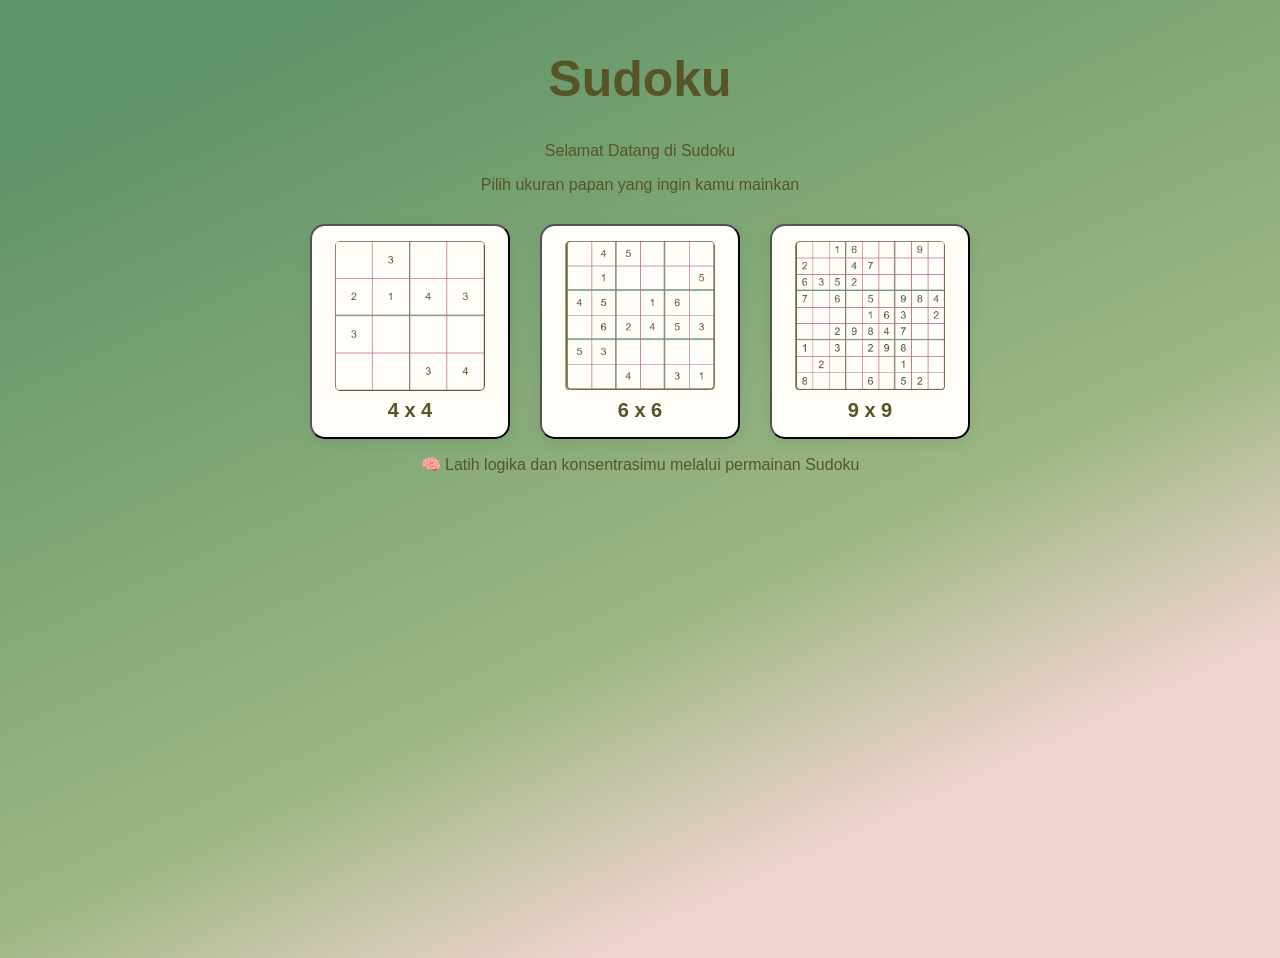
<file: index.html>
<!DOCTYPE html>
<html>
<head>
    <title>SUDOKU</title>
    <link rel="stylesheet" href="style.css">
</head>

<body>

    <h1>Sudoku</h1>

    <p class="subjudul">
        Selamat Datang di Sudoku
    </p>

    <p class="petunjuk">
        Pilih ukuran papan yang ingin kamu mainkan
    </p>

    <div class="pilihan">

        <button>
            <img src="gambar/Sudoku 4 x 4.png" width="88" height="88">
            <p>4 x 4</p>
        </button>

        <button>
            <img src="gambar/Sudoku 6 x 6.png" width="88" height="88">
            <p>6 x 6</p>
        </button>

        <button>
            <img src="gambar/Sudoku 9 x 9.png" width="88" height="88">
            <p>9 x 9</p>
        </button>

    </div>

    <p class="info">
        🧠 Latih logika dan konsentrasimu melalui permainan Sudoku
    </p>

    <script src="script.js"></script>

</body>
</html>
</file>
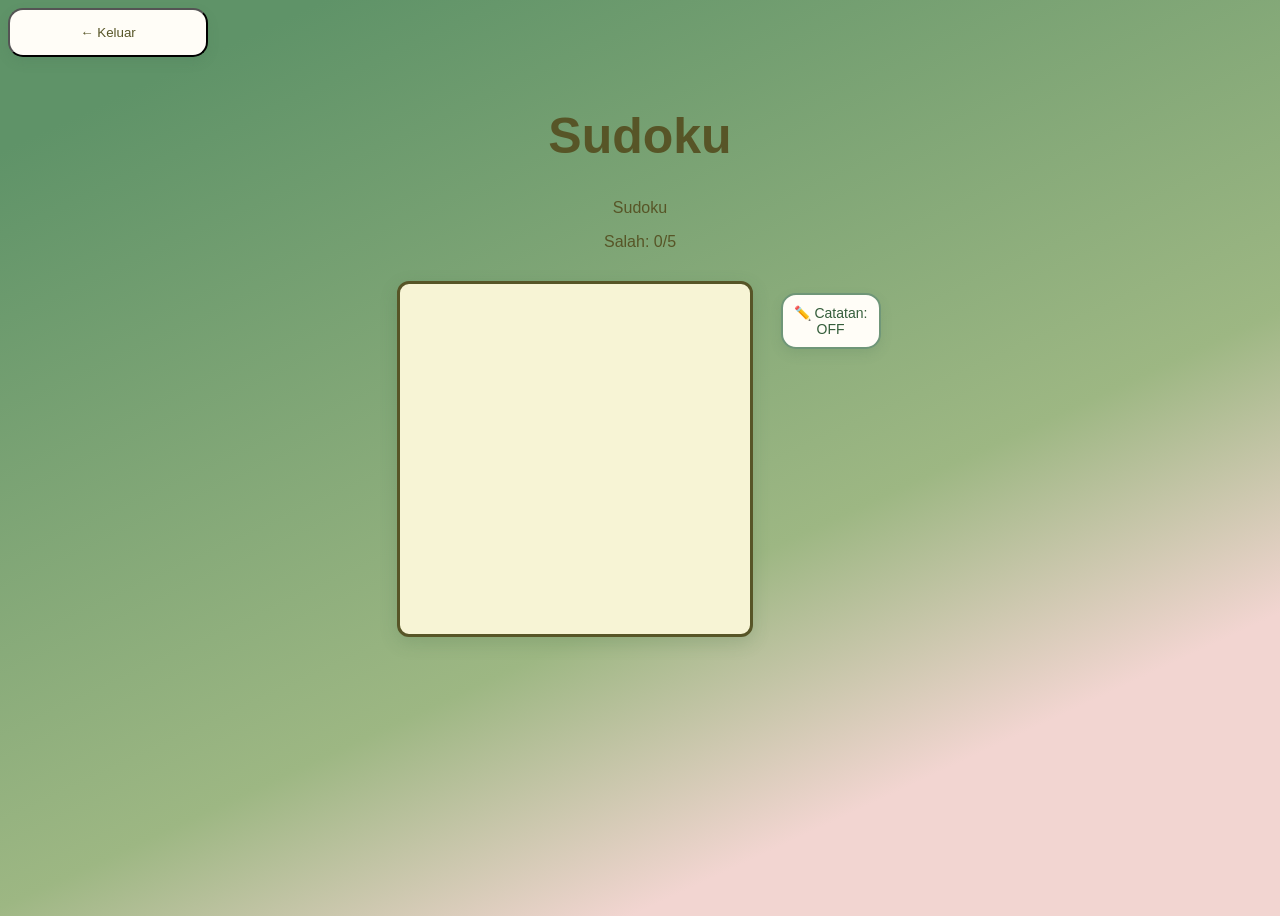
<file: game.html>
<!DOCTYPE html>
<html>
    <head>
        <title>Game Sudoku</title>
        <link rel="stylesheet" href="style.css">
    </head>

    <body>

        <button id="keluar"> ← Keluar</button>

        <h1>Sudoku</h1>

        <p id="ukuran">Sudoku</p>

        <p id="salah">Salah: 0/5</p>

        <div id="areaGame">
            <div id="papan"></div>

            <div id="kontrolAngka">
                <div id="angka"></div>
                <button id="tombolCatatan" type="button">✏️ Catatan: OFF</button>
            </div>
        </div>

        <div id="pesanGameOver" class="popup">
            <div class="popupIsi">
                <h2>😔 Kesempatan Habis!</h2>
                <p>Kamu sudah melakukan 5 kesalahan.</p>
                <button id="restartSudoku" type="button">Restart Sudoku</button>
            </div>
        </div>

        <div id="pesanSelesai" class="popup">
            <div class="popupIsi">
            <h2>🎉 Sudoku Selesai! </h2>
            <button id="lanjut">Lanjut</button>
            <button id ="keMenu">Kembali ke Menu</button>
            </div>    
        </div>

        <script src="script.js"></script>

    </body>
</html>
</file>
<file: style.css>
body {
    text-align: center;
    font-family: Arial;
    /*background: #92BE5E /**#0A3323**/ /*#68b576*/;
    background: linear-gradient(
        155deg,
        #5F9368 10%,
        #9DB783 60%,
        #F2D5D1 80%
    );
    color: /*#0c661b*/#575527;
    min-height: 100vh;
}
h1 {
    margin-top: 50px;
    font-size: 50px;
    color: #575527;
}
.pilihan {
    display: flex;
    justify-content: center;
    gap: 30px;
    margin-top: 30px;

}
button{
    width: 200px;
    padding: 15px;

    background-color: #FFFDF7;
    color: /*#1b6626*/ #575527;
    border-radius: 15px;
    cursor: pointer;

    display: flex;
    flex-direction: column;
    align-items: center;
    justify-content: center;

    transition: all 0.3s ease;
    box-shadow: 0 5px 12px rgba(70, 110, 80, 0.15);
}
button img{
    width: 150px;
    height: 150px;
    object-fit: contain;
    border-radius: 5px;
}
button p {
    margin: 8px 0 0 ;
    font-size: 20px;
    font-weight: bold;
    color: /*#1d602d*/ #575527;
}
button:hover{
    background-color: /*#fce8ef*/ #ECC4C3;
    /*background-color: #fcbed2;*/
    transform: translateY(-5px);

    box-shadow: 0 8px 18px rgba(70, 110, 80, 0.2);
}
#areaGame {
    display: flex;
    justify-content: center;
    align-items: flex-start;
    gap: 25px;
    margin: 30px auto;
}

#papan {
    display: grid;
    margin: 0;
    width: 350px;
    height: 350px;

    background-color: #F7F4D5;
    border: 3px solid #575527;
    border-radius: 12px;
    overflow: hidden;

    box-shadow: 0 6px 18px rgba(53, 94, 59, 0.18);
}
.kotak{
    border: 1px solid #B9707B;
    background-color: #FFFDF7;

    display: flex;
    justify-content: center;
    align-items: center;
    position: relative;

    font-size: 25px;
    color: #575527;

    transition: all 0.2s ease;
}

.catatanKotak {
    position: absolute;
    inset: 2px;
    display: grid;
    grid-template-columns: repeat(3, 1fr);
    grid-template-rows: repeat(3, 1fr);
    align-items: center;
    justify-items: center;
    pointer-events: none;
    font-size: 10px;
    line-height: 1;
    color: #777;
}

.catatanKotak span {
    display: flex;
    align-items: center;
    justify-content: center;
    width: 100%;
    height: 100%;
}

#kontrolAngka {
    width: 105px;
    display: flex;
    flex-direction: column;
    align-items: center;
    gap: 12px;
}

#angka{
    display: grid;
    grid-template-columns: repeat(2, 45px);
    justify-content: center;
    gap: 8px;
    width: 100%;
    margin: 0;
}

#angka button{
    width: 45px;
    height: 45px;
    padding: 0;
    font-size: 18px;
    cursor: pointer;

    background-color: #FFFDF7;
    color: #355E3B;

    border: 2px solid #6F9678;
    border-radius: 10px;

    transition: all 0.25s ease;
}

#angka button:hover {
    background-color: #ECC4C3;
    transform: translateY(-2px);
}

#tombolCatatan {
    width: 100px;
    padding: 10px 6px;
    font-size: 14px;
    border: 2px solid #6F9678;
    background-color: #FFFDF7;
    color: #355E3B;
}

#tombolCatatan.aktif {
    background-color: #A8D5B5;
    border-color: #4E805B;
}

@media (max-width: 600px) {
    #areaGame {
        gap: 12px;
    }

    #papan {
        width: min(70vw, 350px);
        height: min(70vw, 350px);
    }

    #kontrolAngka {
        width: 92px;
    }

    #angka {
        grid-template-columns: repeat(2, 38px);
        gap: 6px;
    }

    #angka button {
        width: 38px;
        height: 38px;
    }

    #tombolCatatan {
        width: 88px;
        font-size: 12px;
    }
}

/*pop up*/
.popup {
    display: none;
    position: fixed;
    top: 0;
    left: 0;
    width: 100%;
    height: 100%;

    background-color: rgba(0, 0, 0, 0.5);

    justify-content: center;
    align-items: center;
}

.popupIsi {
     background: linear-gradient(
        145deg,
        #ffffff,
        #effff4
    );
    width: 400px;
    padding: 30px;
    border: 2px solid black;
    text-align: center;

    border-radius: 15px;
}

.popupIsi h2 {
    margin-top: 0;
    margin-bottom: 25px;
}

.popupIsi button {
    width: 200px;
    margin: 8px auto;
    padding: 12px;
    display: block;
}
</file>
